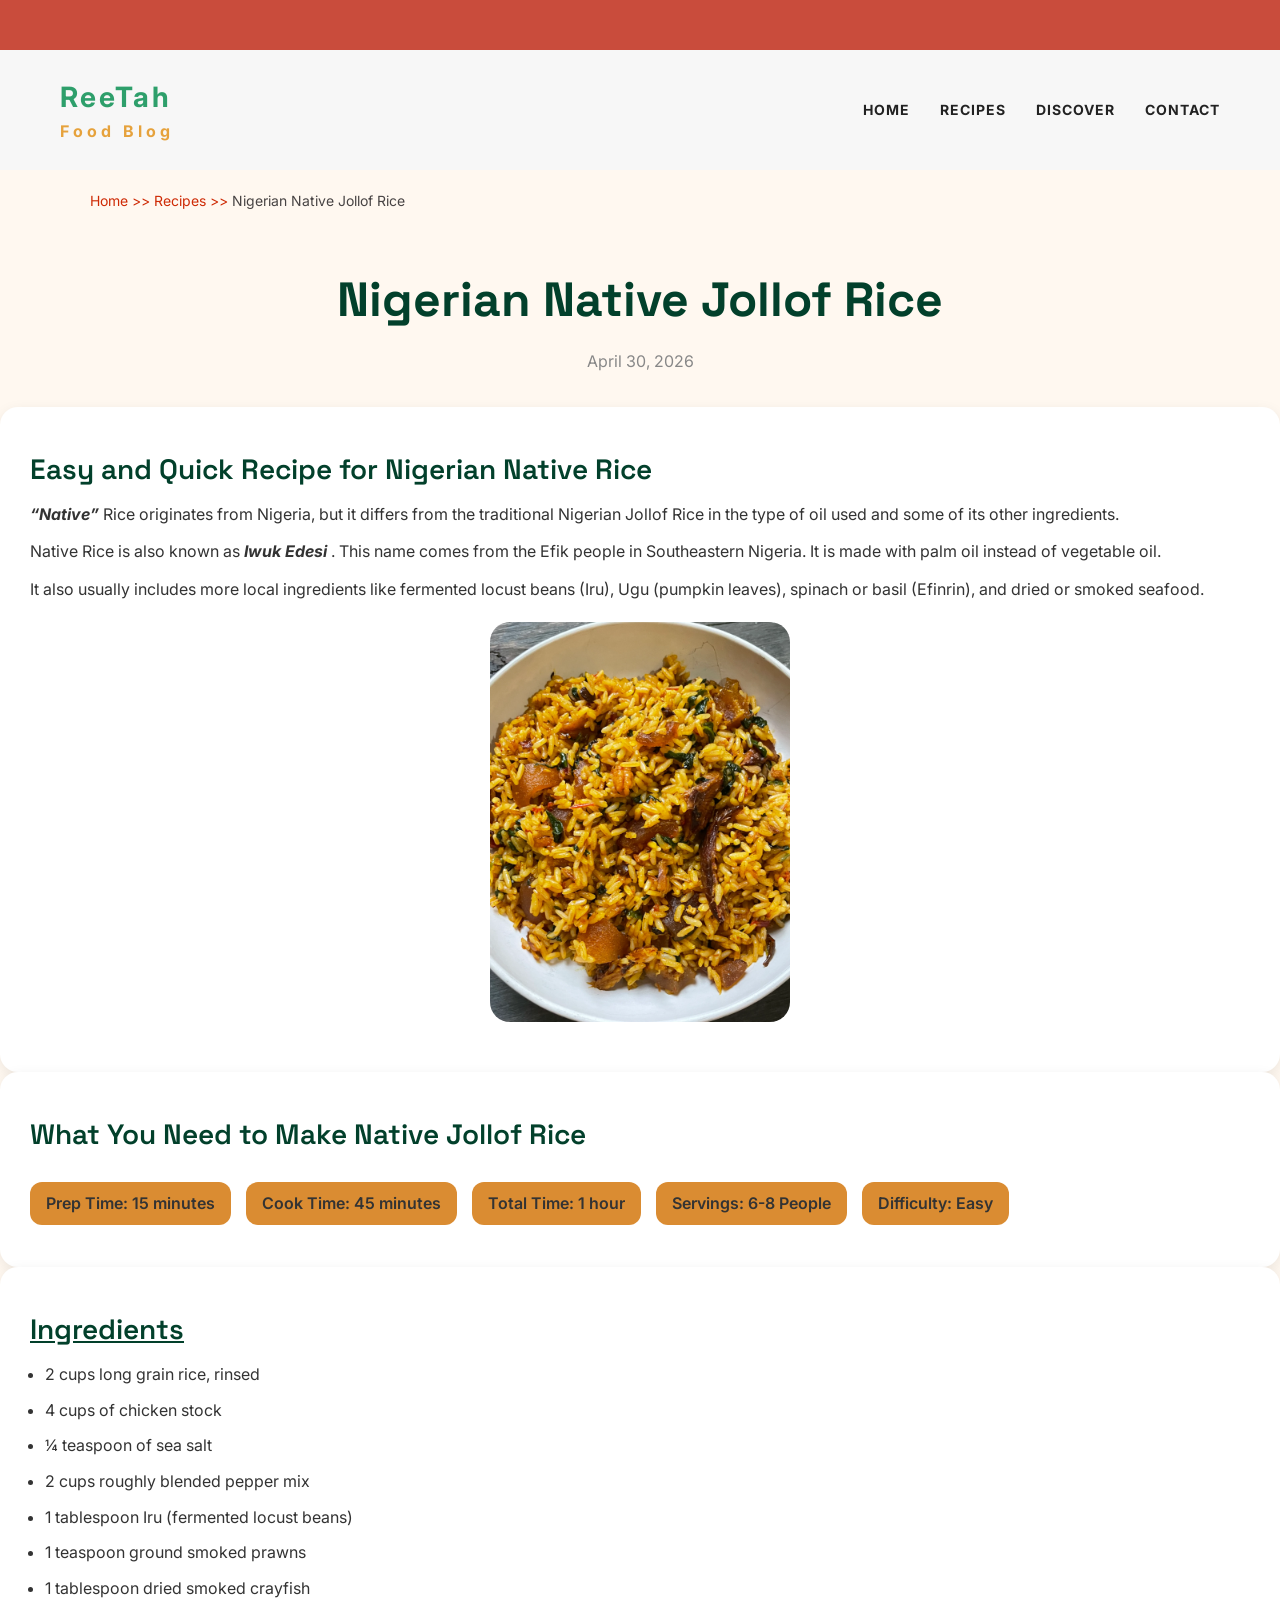
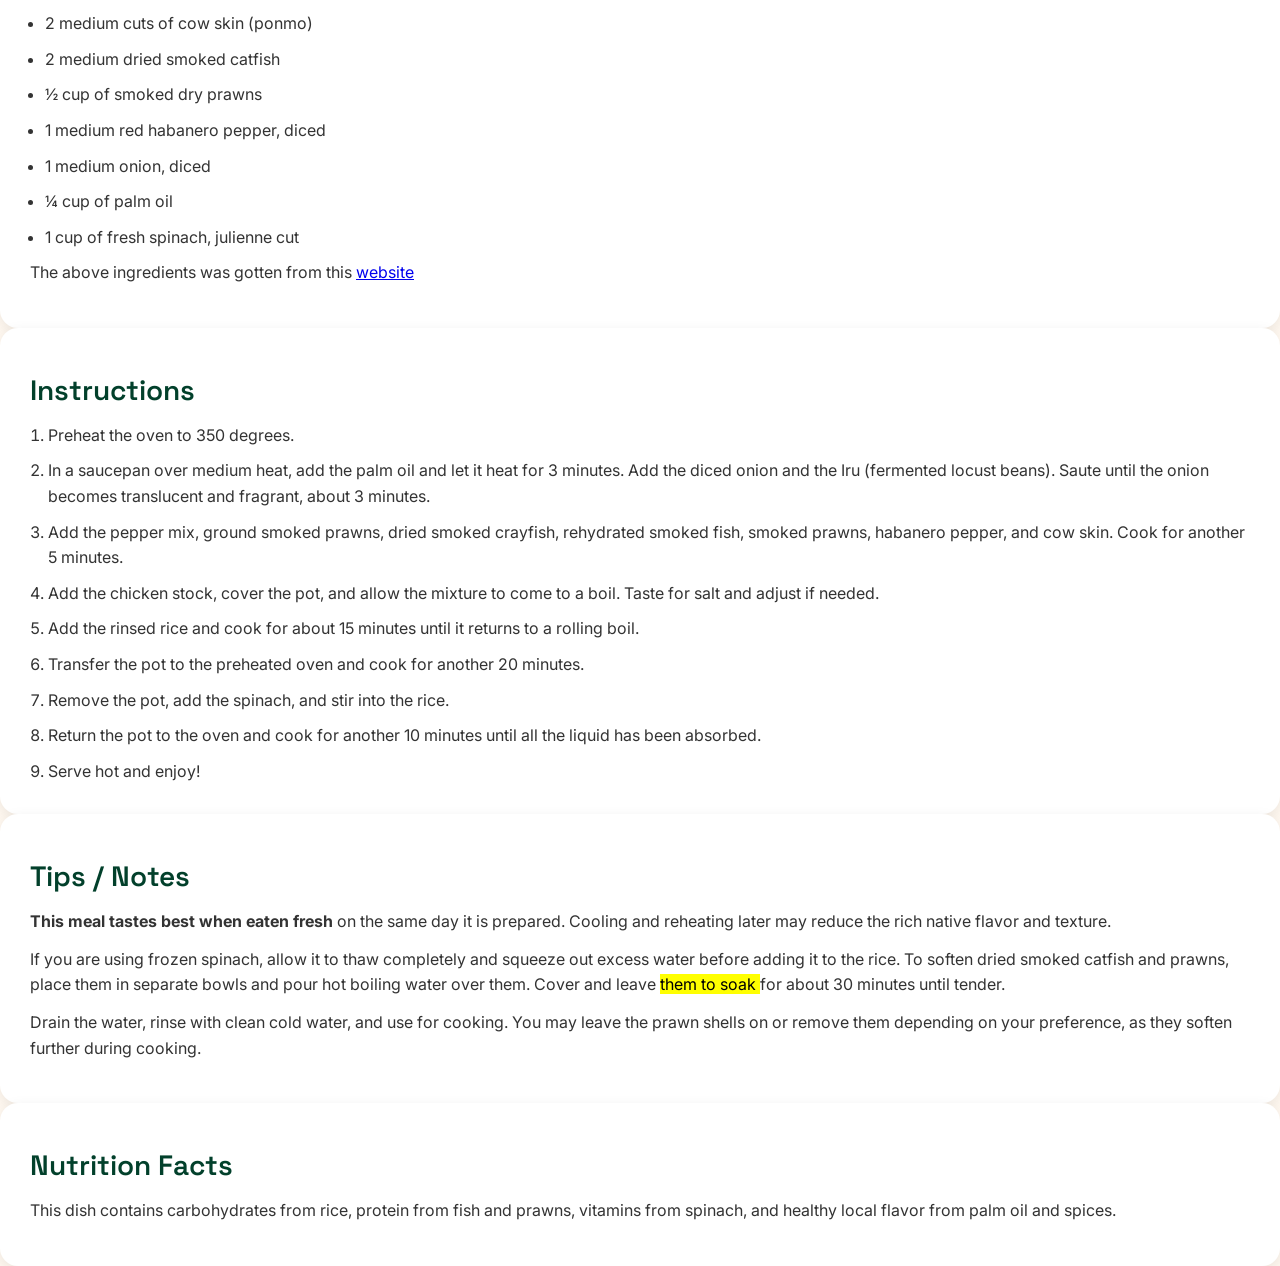
<file: assessment1/index.html>
<!doctype html>
<html lang="en">
  <head>
    <meta charset="UTF-8" />
    <meta name="viewport" content="width=device-width, initial-scale=1.0" />
    <meta
      name="description"
      content=" This is a quick and easy recipe for making Nigerian Native Rice"
    />
    <title>Easy Nigerian Native Rice Recipe</title>
    <link rel="stylesheet" href="./styles/styles.css" />
    <link rel="preconnect" href="https://fonts.googleapis.com" />
    <link rel="preconnect" href="https://fonts.gstatic.com" crossorigin />
    <link
      href="https://fonts.googleapis.com/css2?family=Inter:ital,opsz,wght@0,14..32,100..900;1,14..32,100..900&display=swap"
      rel="stylesheet"
    />
    <link
      href="https://fonts.googleapis.com/css2?family=Inter:ital,opsz,wght@0,14..32,100..900;1,14..32,100..900&family=Space+Grotesk:wght@300..700&display=swap"
      rel="stylesheet"
    />
  </head>
  <body>
    <div class="announcement-bar">
      <div class="scroll-text">
        ✦ Follow ReeTah’s Food Blog for more Nigerian recipes ✦ New recipes
        every week ✦
      </div>
    </div>
    <header class="site-header">
      <!-- Logo -->

      <div class="logo">ReeTah <span>Food Blog</span></div>

      <!-- Navigation -->
      <nav class="navbar">
        <a href="#">Home</a>
        <a href="#">Recipes</a>
        <a href="#">Discover</a>
        <a href="#">Contact</a>
      </nav>
    </header>

    <!-- Breadcrumb -->
    <div class="breadcrumb">
      <a href="#">Home >></a>
      <a href="#">Recipes >></a>
      <span>Nigerian Native Jollof Rice</span>
    </div>

    <!-- Hero Section -->
    <section class="hero">
      <h1>Nigerian Native Jollof Rice</h1>
      <p id="date">April 30, 2026</p>
    </section>

    <section class="about">
      <h2>Easy and Quick Recipe for Nigerian Native Rice</h2>
      <p>
        <em>
          <strong>“Native”</strong>
        </em>
        Rice originates from Nigeria, but it differs from the traditional
        Nigerian Jollof Rice in the type of oil used and some of its other
        ingredients.
      </p>
      <p>
        Native Rice is also known as
        <em> <strong>Iwuk Edesi</strong> </em>. This name comes from the Efik
        people in Southeastern Nigeria. It is made with palm oil instead of
        vegetable oil.
      </p>
      <p>
        It also usually includes more local ingredients like fermented locust
        beans (Iru), Ugu (pumpkin leaves), spinach or basil (Efinrin), and dried
        or smoked seafood.
      </p>
      <img
        src="Bowl_of_Nigerian_Native_Jollof_Rice_1500x.webp"
        alt=" A Bowl of Nigerian Native Rice"
      />
    </section>

    <section class="cooktime">
      <h2>What You Need to Make Native Jollof Rice</h2>
      <p>Prep Time: 15 minutes</p>
      <p>Cook Time: 45 minutes</p>
      <p>Total Time: 1 hour</p>
      <p>Servings: 6-8 People</p>
      <p>Difficulty: Easy</p>
    </section>

    <!-- Recipe Description -->
    <section class="ingredients">
      <h2>
        <u> Ingredients </u>
      </h2>
      <ul>
        <li>2 cups long grain rice, rinsed</li>
        <li>4 cups of chicken stock</li>
        <li>¼ teaspoon of sea salt</li>
        <li>2 cups roughly blended pepper mix</li>
        <li>1 tablespoon Iru (fermented locust beans)</li>
        <li>1 teaspoon ground smoked prawns</li>
        <li>1 tablespoon dried smoked crayfish</li>
        <li>2 medium cuts of cow skin (ponmo)</li>
        <li>2 medium dried smoked catfish</li>
        <li>½ cup of smoked dry prawns</li>
        <li>1 medium red habanero pepper, diced</li>
        <li>1 medium onion, diced</li>
        <li>¼ cup of palm oil</li>
        <li>1 cup of fresh spinach, julienne cut</li>
      </ul>
      <!-- Cooking Instructions Section -->
      <p>
        The above ingredients was gotten from this
        <a
          href="https://egunsifoods.com/blogs/recipes/nigerian-native-jollof-rice"
          >website</a
        >
      </p>
    </section>

    <section class="instructions">
      <h2>Instructions</h2>
      <ol>
        <li>Preheat the oven to 350 degrees.</li>
        <li>
          In a saucepan over medium heat, add the palm oil and let it heat for 3
          minutes. Add the diced onion and the Iru (fermented locust beans).
          Saute until the onion becomes translucent and fragrant, about 3
          minutes.
        </li>
        <li>
          Add the pepper mix, ground smoked prawns, dried smoked crayfish,
          rehydrated smoked fish, smoked prawns, habanero pepper, and cow skin.
          Cook for another 5 minutes.
        </li>
        <li>
          Add the chicken stock, cover the pot, and allow the mixture to come to
          a boil. Taste for salt and adjust if needed.
        </li>
        <li>
          Add the rinsed rice and cook for about 15 minutes until it returns to
          a rolling boil.
        </li>
        <li>
          Transfer the pot to the preheated oven and cook for another 20
          minutes.
        </li>
        <li>Remove the pot, add the spinach, and stir into the rice.</li>
        <li>
          Return the pot to the oven and cook for another 10 minutes until all
          the liquid has been absorbed.
        </li>
        <li>Serve hot and enjoy!</li>
      </ol>
    </section>

    <section class="tips">
      <h2>Tips / Notes</h2>
      <p>
        <strong> This meal tastes best when eaten fresh</strong> on the same day
        it is prepared. Cooling and reheating later may reduce the rich native
        flavor and texture.
      </p>
      <p>
        If you are using frozen spinach, allow it to thaw completely and squeeze
        out excess water before adding it to the rice. To soften dried smoked
        catfish and prawns, place them in separate bowls and pour hot boiling
        water over them. Cover and leave <mark> them to soak </mark> for about
        30 minutes until tender.
      </p>
      <p>
        Drain the water, rinse with clean cold water, and use for cooking. You
        may leave the prawn shells on or remove them depending on your
        preference, as they soften further during cooking.
      </p>
    </section>

    <section class="facts">
      <h2>Nutrition Facts</h2>
      <p>
        This dish contains carbohydrates from rice, protein from fish and
        prawns, vitamins from spinach, and healthy local flavor from palm oil
        and spices.
      </p>
    </section>
  </body>
</html>
</file>
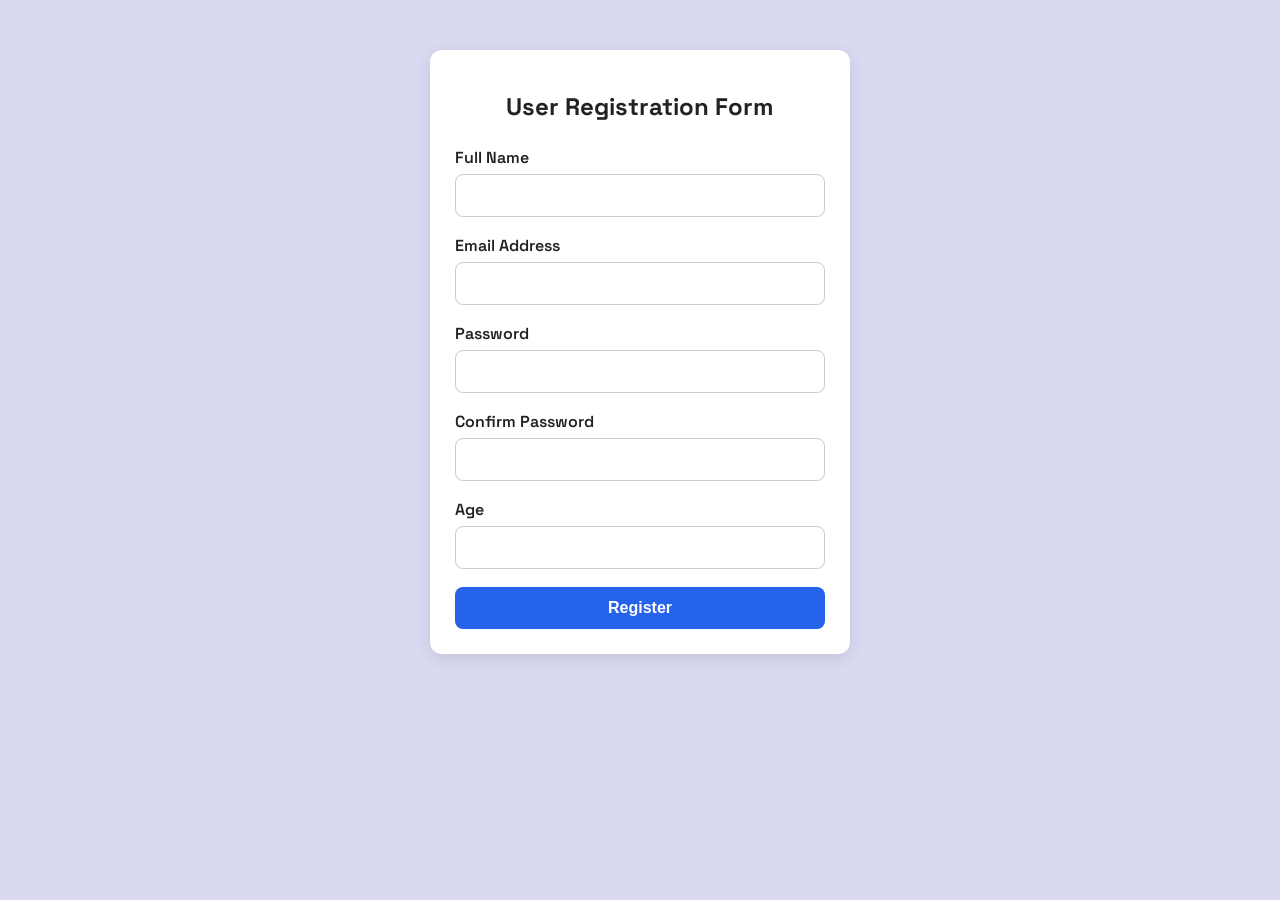
<file: assessment2/index.html>
<!DOCTYPE html>
<html lang="en">

<head>
	<meta charset="UTF-8">
	<meta name="viewport" content="width=device-width, initial-scale=1.0">
	<meta name="description" content=" Hi there! I created a simple user registration form with JavaScript input validation">
	<title>Registration Form</title>
	<link rel="preconnect" href="https://fonts.googleapis.com" />
	<link rel="preconnect" href="https://fonts.gstatic.com" crossorigin />
	<link href="https://fonts.googleapis.com/css2?family=Inter:ital,opsz,wght@0,14..32,100..900;1,14..32,100..900&display=swap" rel="stylesheet" />
	<link href="https://fonts.googleapis.com/css2?family=Inter:ital,opsz,wght@0,14..32,100..900;1,14..32,100..900&family=Space+Grotesk:wght@300..700&display=swap" rel="stylesheet" />
	<link rel="stylesheet" href="style.css" />
	<script src="script.js" defer></script>
</head>

<body>
	<div class="container">
		<form id="registrationForm">
			<h1>User Registration Form</h1>
			<!-- FULL NAME -->
			<div class="input-control">
				<label for="fullName">Full Name</label>
				<input id="fullName" name="fullName" type="text" />
				<div id="nameError"></div>
			</div>
			<!-- EMAIL -->
			<div class="input-control">
				<label for="email">Email Address</label>
				<input type="text" id="email" name="email" />
				<div id="emailError"></div>
			</div>
			<!-- PASSWORD -->
			<div class="input-control">
				<label for="password">Password</label>
				<input type="password" id="password" />
				<div id="passwordError"></div>
			</div>
			<!-- CONFIRM PASSWORD -->
			<div class="input-control">
				<label for="confirmPassword">Confirm Password</label>
				<input type="password" id="confirmPassword" />
				<div id="confirmPasswordError"></div>
			</div>
			<!-- AGE -->
			<div class="input-control">
				<label for="age">Age</label>
				<input type="number" id="age" />
				<div id="ageError"></div>
			</div>
			<!-- BUTTON FOR SUBMISSION -->
			<button type="submit">Register</button>
		</form>
		<p id="successMessage"></p>
	</div>
</body>

</html>
</file>
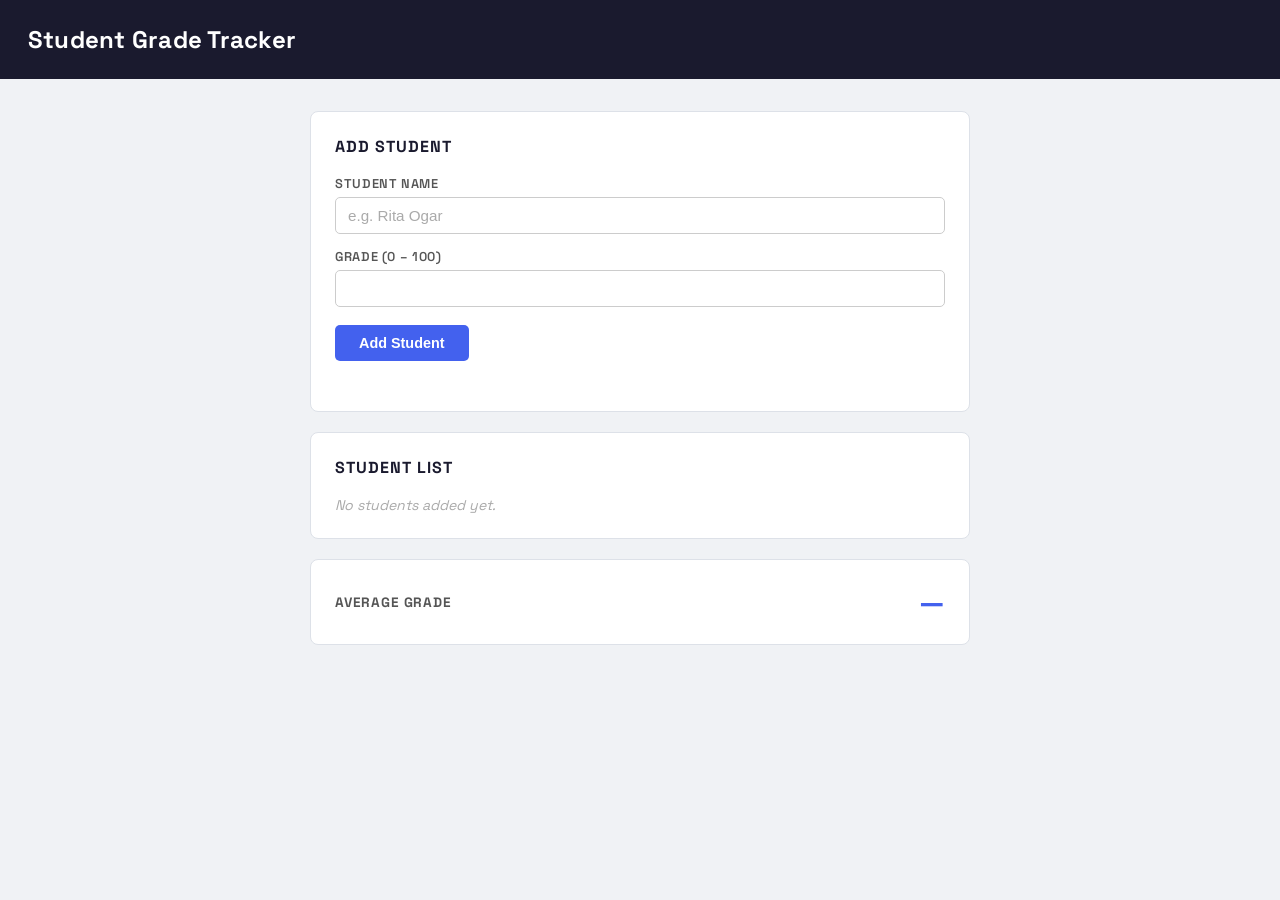
<file: assessment3/index.html>
<!DOCTYPE html>
<html lang="en">
  <head>
    <meta charset="UTF-8" />
    <meta name="viewport" content="width=device-width, initial-scale=1.0" />
    <meta
      name="description"
      content="A beginner-friendly student grade tracker built with HTML, CSS, and JavaScript."
    />
    <title>Student Grade Tracker</title>
    <link rel="preconnect" href="https://fonts.googleapis.com" />
    <link rel="preconnect" href="https://fonts.gstatic.com" crossorigin />
    <link
      href="https://fonts.googleapis.com/css2?family=Inter:ital,opsz,wght@0,14..32,100..900;1,14..32,100..900&display=swap"
      rel="stylesheet"
    />
    <link
      href="https://fonts.googleapis.com/css2?family=Inter:ital,opsz,wght@0,14..32,100..900;1,14..32,100..900&family=Space+Grotesk:wght@300..700&display=swap"
      rel="stylesheet"
    />
    <link rel="stylesheet" href="style.css" />
    <script src="script.js" defer></script>
  </head>

  <body>
    <header>
      <div class="container">
        <h1>Student Grade Tracker</h1>
      </div>
    </header>

    <main>
      <!-- Add Student Form -->

      <section class="card">
        <h2>Add Student</h2>

        <form id="studentForm">
          <div class="field">
            <label for="studentName">Student Name</label>
            <input
              type="text"
              id="studentName"
              placeholder="e.g. Rita Ogar"
              autocomplete="off"
            />
          </div>

          <div class="field">
            <label for="studentGrade">Grade (0 – 100)</label>
            <input type="number" id="studentGrade" />
          </div>
          <button type="submit">Add Student</button>
        </form>

        <p id="errorMessage" class="error-msg"></p>
      </section>

      <!-- Student List -->
      <section class="card">
        <h2>Student List</h2>

        <p id="emptyNote" class="empty-note">No students added yet.</p>

        <table id="studentTable" class="student-table">
          <thead>
            <tr>
              <th>#</th>
              <th>Name</th>
              <th>Grade</th>
              <th>Action</th>
            </tr>
          </thead>
          <tbody id="studentTableBody"></tbody>
        </table>
      </section>

      <!-- Average -->
      <section class="card average-card">
        <span class="avg-label">Average Grade</span>
        <span id="averageGrade" class="avg-value">—</span>
      </section>
    </main>
  </body>
</html>
</file>
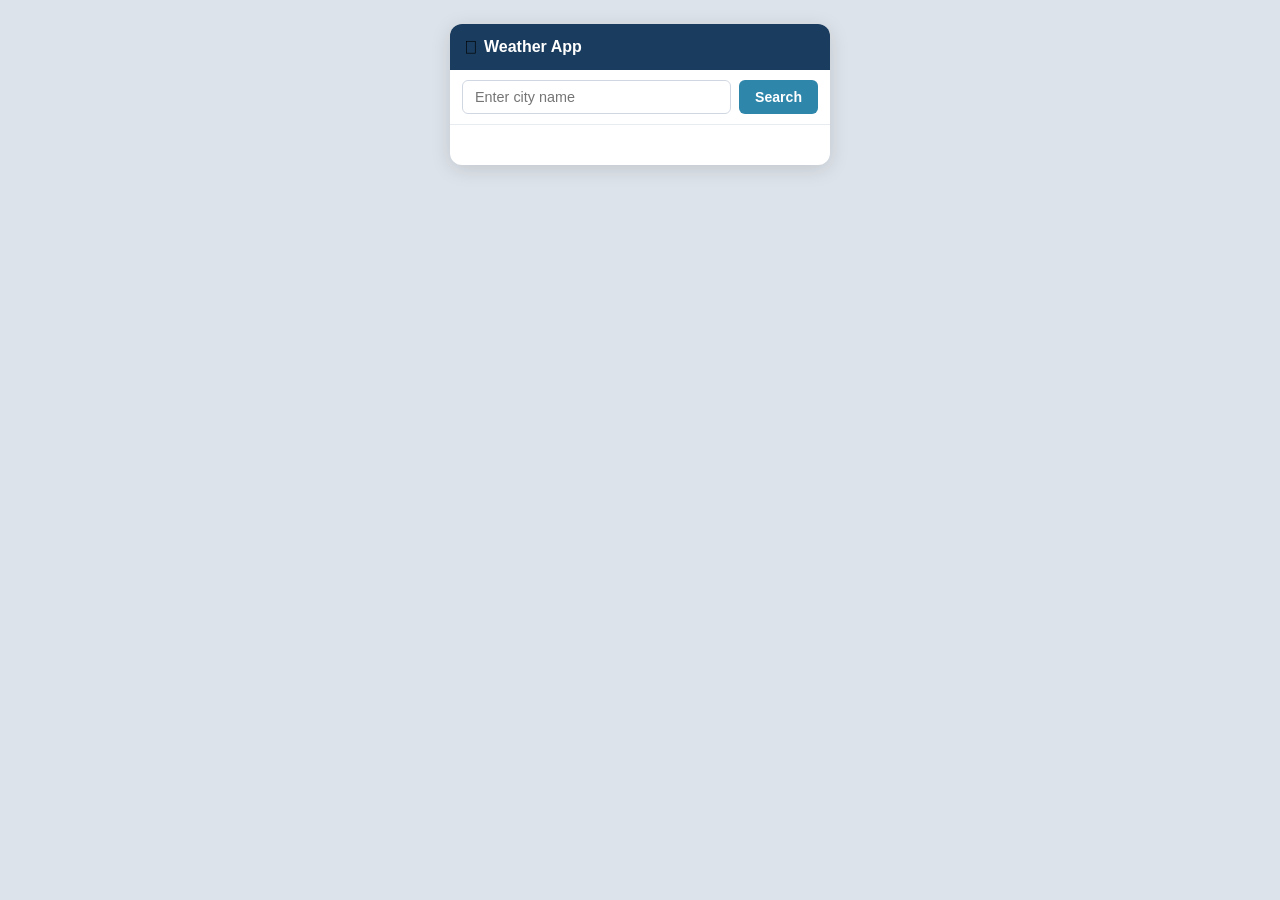
<file: weatherapp/index.html>
<!DOCTYPE html>
<html lang="en">
<head>
  <meta charset="UTF-8" />
  <meta name="viewport" content="width=device-width, initial-scale=1.0"/>
  <title>Weather App</title>
  <link rel="stylesheet" href="styles.css" />
</head>
<body>
  <main>

    <header>
      <span aria-hidden="true">⎕</span>
      <h1>Weather App</h1>
    </header>

    <div class="search-row" role="search">
      <input type="text" id="cityInput" placeholder="Enter city name" autocomplete="off" aria-label="City name" />
      <button id="searchButton" type="button">Search</button>
    </div>

    <p id="loadingMessage" role="status" aria-live="polite"></p>
    <p id="errorMessage"   role="alert"  aria-live="assertive"></p>

    <section class="hero" id="hero" aria-label="Current weather">
      <figure id="weatherIcon" aria-hidden="true"></figure>
      <h2 id="cityName"></h2>
      <p class="temperature" id="temperature"></p>
      <p class="condition"   id="description"></p>
    </section>

    <section class="stats" id="statsRow" aria-label="Weather statistics">
      <dl>
        <dt>Humidity</dt>
        <dd id="humidity">—</dd>
      </dl>
      <dl>
        <dt>Wind</dt>
        <dd id="windSpeed">—</dd>
      </dl>
      <dl>
        <dt>UV Index</dt>
        <dd id="uvIndex">—</dd>
      </dl>
    </section>

    <section class="forecast" id="forecastSection" aria-label="5-day forecast">
      <h3>5-Day Forecast</h3>
      <ul id="forecastContainer"></ul>
    </section>

  </main>
  <script src="script.js"></script>
</body>
</html>
</file>
<file: assessment1/styles/styles.css>
/* RESET / GLOBAL STYLES */
* {
  margin: 0;
  padding: 0;
  box-sizing: border-box;
}

/* BODY & BASE TEXT */
body {
  font-family: "Inter", sans-serif;
  color: #333;
  background-color: #fff8f0;
  line-height: 1.6;
}

/* Paragraph styling */
p {
  font-size: 1rem;
  margin-bottom: 12px;
}

/* HEADINGS (TYPOGRAPHY) */
h1,
h2,
h3,
h4,
h5 {
  font-family: "Space Grotesk", sans-serif;
  color: #02402b;
  margin-top: 10px;
  margin-bottom: 10px;
}

/* Individual heading sizes */
h1 {
  font-size: 48px;
  font-weight: 700;
}

h2 {
  font-size: 28px;
  font-weight: 600;
}

h3 {
  font-size: 22px;
  font-weight: 600;
}

/* HEADER & NAVIGATION */
.site-header {
  display: flex;
  justify-content: space-between;
  align-items: center;
  padding: 25px 60px;
  border-top: 4px solid #c94c3c;
  background-color: #f7f7f7;
}

/* Logo styling */
.logo {
  font-size: 28px;
  font-weight: bold;
  color: #2e9f6b;
  letter-spacing: 3px;
}

/* Subtext under logo */
.logo span {
  display: block;
  color: #e6a23c;
  font-size: 16px;
  letter-spacing: 4px;
}

/* Navigation layout */
.navbar {
  display: flex;
  gap: 30px;
}

/* Navigation links */
.navbar a {
  text-decoration: none;
  color: #222;
  font-weight: bold;
  text-transform: uppercase;
  font-size: 14px;
  letter-spacing: 1px;
}

/* Hover effect for navigation */
.navbar a:hover {
  color: #c94c3c;
}

/* BREADCRUMB NAVIGATION */
.breadcrumb {
  font-size: 14px;
  margin: 20px auto;
  max-width: 1100px;
}

/* Breadcrumb links */
.breadcrumb a {
  text-decoration: none;
  color: #ce2a05;
}

/* Current page text */
.breadcrumb span {
  color: #484444;
}

/* HERO SECTION */
.hero h1 {
  font-size: 48px;
  font-weight: bold;
  text-align: center;
}

/* Date styling - ID Selector*/
#date {
  color: #888;
  font-size: 16px;
  text-align: center;
}

/* GENERAL SECTION SPACING */
section {
  padding: 20px 60px;
}

/* LIST STYLING */

/* Ingredients list */
section.ingredients li {
  margin-left: 15px;
  margin-bottom: 10px;
}

/* Instructions list */
section.instructions li {
  margin-left: 18px;
  margin-top: 10px;
}

/* Cooktime text adjustment */
section.cooktime p {
  line-height: 1.2;
}

/* ABOUT SECTION IMAGE */
.about img {
  width: 100%;
  max-width: 300px;
  height: auto;
  border-radius: 20px;
  display: block;
  margin: 20px auto;

  /* Smooth hover effect */
  transition: filter 0.3s ease;
}

/* Image hover effect */
.about img:hover {
  filter: grayscale(100%);
}

/* SCROLLING ANNOUNCEMENT BAR */
.announcement-bar {
  background-color: #c94c3c;
  color: white;
  overflow: hidden;
  white-space: nowrap;
  padding: 10px 0;
  font-weight: bold;
}

/* Moving text inside bar */
.scroll-text {
  display: inline-block;
  padding-left: 100%;
  animation: scroll-left 15s linear infinite;
}

/* ANIMATION */
@keyframes scroll-left {
  0% {
    transform: translateX(0%);
  }

  100% {
    transform: translateX(-100%);
  }
}

/* CARD STYLE FOR SECTIONS */
.about,
.cooktime,
.ingredients,
.instructions,
.tips,
.facts {
  background-color: #ffffff;
  border-radius: 18px;
  padding: 30px;
  box-shadow: 0 4px 14px rgba(0, 0, 0, 0.08);
}

/* COOKTIME AS FLEXBOX CARDS */
.cooktime {
  display: flex;
  flex-wrap: wrap;
  gap: 15px;
}

.cooktime h2 {
  width: 100%;
}
.cooktime p {
  background-color: #da8c32;
  padding: 12px 16px;
  border-radius: 12px;
  font-weight: 600;
}
</file>
<file: assessment2/style.css>
* {
  box-sizing: border-box;
}

body {
  font-family: "Space Grotesk", sans-serif;
   background-color: #d9d9f2;
  color: #222;
}

.container {
  width: 100%;
  max-width: 420px;
  margin: 50px auto;
  padding: 25px;
  background-color: white;
  border-radius: 12px;
  box-shadow: 0 4px 15px rgba(0, 0, 0, 0.1);
}

h1 {
  text-align: center;
  font-size: 24px;
  margin-bottom: 25px;
}

.input-control {
  margin-bottom: 18px;
}

label {
  display: block;
  margin-bottom: 6px;
  font-weight: 600;
}

input {
  width: 100%;
  padding: 12px;
  border: 1px solid #ccc;
  border-radius: 8px;
  font-size: 15px;
}

input:focus {
  outline: none;
  border-color: #2563eb;
}

button {
  width: 100%;
  padding: 12px;
  border: none;
  border-radius: 8px;
  background-color: #2563eb;
  color: white;
  font-size: 16px;
  font-weight: 600;
  cursor: pointer;
}

button:hover {
  background-color: #1d4ed8;
}

#nameError,#emailError,#passwordError,#confirmPasswordError,#ageError {
  color: red;
  font-size: 13px;
  margin-top: 5px;
}

#successMessage {
  display: none;
  text-align: center;
  background-color: white;
  max-width: 420px;
  margin: 50px auto;
  padding: 40px 25px;
  border-radius: 12px;
  color: green;
  box-shadow: 0 4px 15px rgba(0, 0, 0, 0.1);
}

#successMessage h2 {
  margin-bottom: 10px;
}
</file>
<file: assessment3/style.css>
*,
*::before,
*::after {
  box-sizing: border-box;
  margin: 0;
  padding: 0;
}

body {
  font-family: "Space Grotesk", sans-serif;
  font-size: 15px;
  background: #f0f2f5;
  color: #1a1a2e;
  min-height: 100vh;
  display: flex;
  flex-direction: column;
}

/* Header */
header {
  background: #1a1a2e;
  color: #fff;
  padding: 24px 28px;
}

header h1 {
  font-size: 1.5rem;
  font-weight: 700;
  letter-spacing: 0.01em;
}

/*Main layout*/
main {
  flex: 1;
  max-width: 700px;
  width: 100%;
  margin: 32px auto;
  padding: 0 20px;
  display: flex;
  flex-direction: column;
  gap: 20px;
}

/*  Cards  */
.card {
  background: #fff;
  border: 1px solid #dde1e8;
  border-radius: 8px;
  padding: 24px;
}

.card h2 {
  font-size: 1rem;
  font-weight: 700;
  margin-bottom: 18px;
  color: #1a1a2e;
  text-transform: uppercase;
  letter-spacing: 0.06em;
}

/* Form */
.field {
  display: flex;
  flex-direction: column;
  gap: 5px;
  margin-bottom: 14px;
}

label {
  font-size: 0.8rem;
  font-weight: 600;
  color: #555;
  text-transform: uppercase;
  letter-spacing: 0.05em;
}

input[type="text"],
input[type="number"] {
  padding: 9px 12px;
  border: 1px solid #ccc;
  border-radius: 5px;
  font-size: 0.95rem;
  color: #1a1a2e;
  outline: none;
  transition: border-color 0.2s;
}

input:focus {
  border-color: #4361ee;
}

input::placeholder {
  color: #aaa;
}

button[type="submit"] {
  background: #4361ee;
  color: #fff;
  border: none;
  border-radius: 5px;
  padding: 10px 24px;
  font-size: 0.9rem;
  font-weight: 600;
  cursor: pointer;
  margin-top: 4px;
  transition: background 0.2s;
}

button[type="submit"]:hover {
  background: #2f4ad0;
}

/* Error message */
.error-msg {
  color: #d9534f;
  font-size: 0.8rem;
  margin-top: 10px;
  min-height: 16px;
}

/*  Empty note */
.empty-note {
  color: #aaa;
  font-size: 0.88rem;
  font-style: italic;
}

/* Table */
.student-table {
  width: 100%;
  border-collapse: collapse;
  display: none; /* shown by JS */
}

.student-table th {
  text-align: left;
  font-size: 0.75rem;
  text-transform: uppercase;
  letter-spacing: 0.06em;
  color: #888;
  padding: 8px 12px;
  border-bottom: 2px solid #eee;
}

.student-table td {
  padding: 11px 12px;
  border-bottom: 1px solid #f0f0f0;
  font-size: 0.93rem;
  vertical-align: middle;
}

.student-table tbody tr:last-child td {
  border-bottom: none;
}

.student-table tbody tr:hover {
  background: #f7f8ff;
}



/* above-average highlight (bonus) */
.student-table tbody tr.above-average {
  background: #f0fdf4;
}

.student-table tbody tr.above-average td:nth-child(3) {
  color: #16a34a;
  font-weight: 700;
}

/* delete button */
.del-btn {
  background: #fff;
  border: 1px solid #ddd;
  color: #888;
  border-radius: 4px;
  padding: 4px 12px;
  font-size: 0.78rem;
  cursor: pointer;
  transition:
    border-color 0.15s,
    color 0.15s;
}

.del-btn:hover {
  border-color: #d9534f;
  color: #d9534f;
}

/* Average card */
.average-card {
  display: flex;
  align-items: center;
  justify-content: space-between;
}

.avg-label {
  font-size: 0.85rem;
  font-weight: 700;
  text-transform: uppercase;
  letter-spacing: 0.06em;
  color: #555;
}

.avg-value {
  font-size: 1.8rem;
  font-weight: 700;
  color: #4361ee;
}

/* Responsive */
@media (max-width: 480px) {
  header {
    padding: 18px 16px;
  }
  main {
    padding: 0 12px;
    margin: 20px auto;
  }
  .card {
    padding: 18px 14px;
  }
  .average-card {
    flex-direction: column;
    gap: 6px;
    text-align: center;
  }
  button[type="submit"] {
    width: 100%;
  }
}
</file>
<file: weatherapp/styles.css>
* {
  box-sizing: border-box;
  margin: 0;
  padding: 0;
}

body {
  font-family: Arial, sans-serif;
  background: #dde3ea;
  min-height: 100vh;
  display: flex;
  align-items: flex-start;
  justify-content: center;
  padding: 24px 16px;
}

main {
  width: 100%;
  max-width: 380px;
  background: #fff;
  border-radius: 12px;
  overflow: hidden;
  box-shadow: 0 4px 20px rgba(0,0,0,0.13);
}

header {
  background: #1A3C5E;
  padding: 14px 16px;
  display: flex;
  align-items: center;
  gap: 8px;
}

header h1 {
  color: #fff;
  font-size: 1rem;
  font-weight: 700;
}

.search-row {
  background: #fff;
  padding: 10px 12px;
  display: flex;
  gap: 8px;
  border-bottom: 1px solid #e8ecf0;
}

#cityInput {
  flex: 1;
  padding: 8px 12px;
  border: 1px solid #d0d7e2;
  border-radius: 6px;
  font-size: 0.9rem;
  font-family: Arial, sans-serif;
  color: #333;
  outline: none;
}

#cityInput:focus {
  border-color: #2E86AB;
}

#searchButton {
  padding: 8px 16px;
  background: #2E86AB;
  color: #fff;
  border: none;
  border-radius: 6px;
  font-size: 0.88rem;
  font-weight: 700;
  font-family: Arial, sans-serif;
  cursor: pointer;
  transition: all 0.2s ease;
}

#searchButton:hover {
  background: #256e8e;
}

#loadingMessage,
#errorMessage {
  text-align: center;
  font-size: 0.82rem;
  padding: 4px 14px;
  min-height: 20px;
}

#loadingMessage { color: #2E86AB; }
#errorMessage   { color: #c0392b; }

section.hero {
  background: #2E86AB;
  color: #fff;
  padding: 24px 20px 20px;
  text-align: center;
  margin: 10px 12px;
  border-radius: 10px;
  display: none;
}

section.hero.visible {
  display: block;
}

section.hero figure {
  font-size: 2.6rem;
  line-height: 1;
  margin-bottom: 8px;
}

section.hero h2 {
  font-size: 1.05rem;
  font-weight: 700;
  margin-bottom: 6px;
}

section.hero p.temperature {
  font-size: 3rem;
  font-weight: 700;
  line-height: 1;
  margin-bottom: 6px;
}

section.hero p.condition {
  font-size: 0.85rem;
  opacity: 0.92;
}

section.stats {
  display: none;
  grid-template-columns: repeat(3, 1fr);
  margin: 0 12px;
  border: 1px solid #e8ecf0;
  border-radius: 8px;
  overflow: hidden;
  margin-bottom: 4px;
}

section.stats.visible {
  display: grid;
}

section.stats dl {
  text-align: center;
  padding: 12px 6px;
  border-right: 1px solid #e8ecf0;
}

section.stats dl:last-child {
  border-right: none;
}

section.stats dt {
  font-size: 0.67rem;
  color: #8a96a3;
  text-transform: uppercase;
  letter-spacing: 0.4px;
  margin-bottom: 4px;
}

section.stats dd {
  font-size: 0.92rem;
  font-weight: 700;
  color: #1A3C5E;
}

section.forecast {
  background: #fff;
  padding: 14px 12px 92px;
  display: none;
  border-radius: 0 0 20px 20px;
}

section.forecast.visible {
  display: block;
}

section.forecast h3 {
  font-size: 0.75rem;
  font-weight: 700;
  color: #8a96a3;
  text-transform: uppercase;
  letter-spacing: 1px;
  margin-bottom: 10px;
}

section.forecast ul {
  list-style: none;
}

section.forecast ul li {
  display: grid;
  grid-template-columns: 100px 1fr auto;
  align-items: center;
  background: #fff;
  border: 1px solid #e1e7ef;
  border-radius: 10px;
  padding: 12px 10px;
  margin-bottom: 8px;
  transition: all 0.2s ease;
}

section.forecast ul li:hover {
  background: #f7f9fb;
  transform: translateY(-2px);
}

section.forecast ul li time {
  font-weight: 700;
  color: #1A3C5E;
  font-size: 0.9rem;
}

section.forecast ul li span.icon {
  text-align: center;
  font-size: 1.2rem;
  line-height: 1;
}

section.forecast ul li p {
  text-align: right;
}

section.forecast ul li p strong {
  font-weight: 700;
  color: #1A3C5E;
  display: block;
  font-size: 1rem;
}

section.forecast ul li p small {
  color: #8a96a3;
  display: block;
  font-size: 0.82rem;
  margin-top: 2px;
}

@media (max-width: 480px) {
  body {
    padding: 0;
    background: #fff;
    align-items: stretch;
  }

  main {
    max-width: 100%;
    border-radius: 0;
    box-shadow: none;
    min-height: 100vh;
  }
}
</file>
